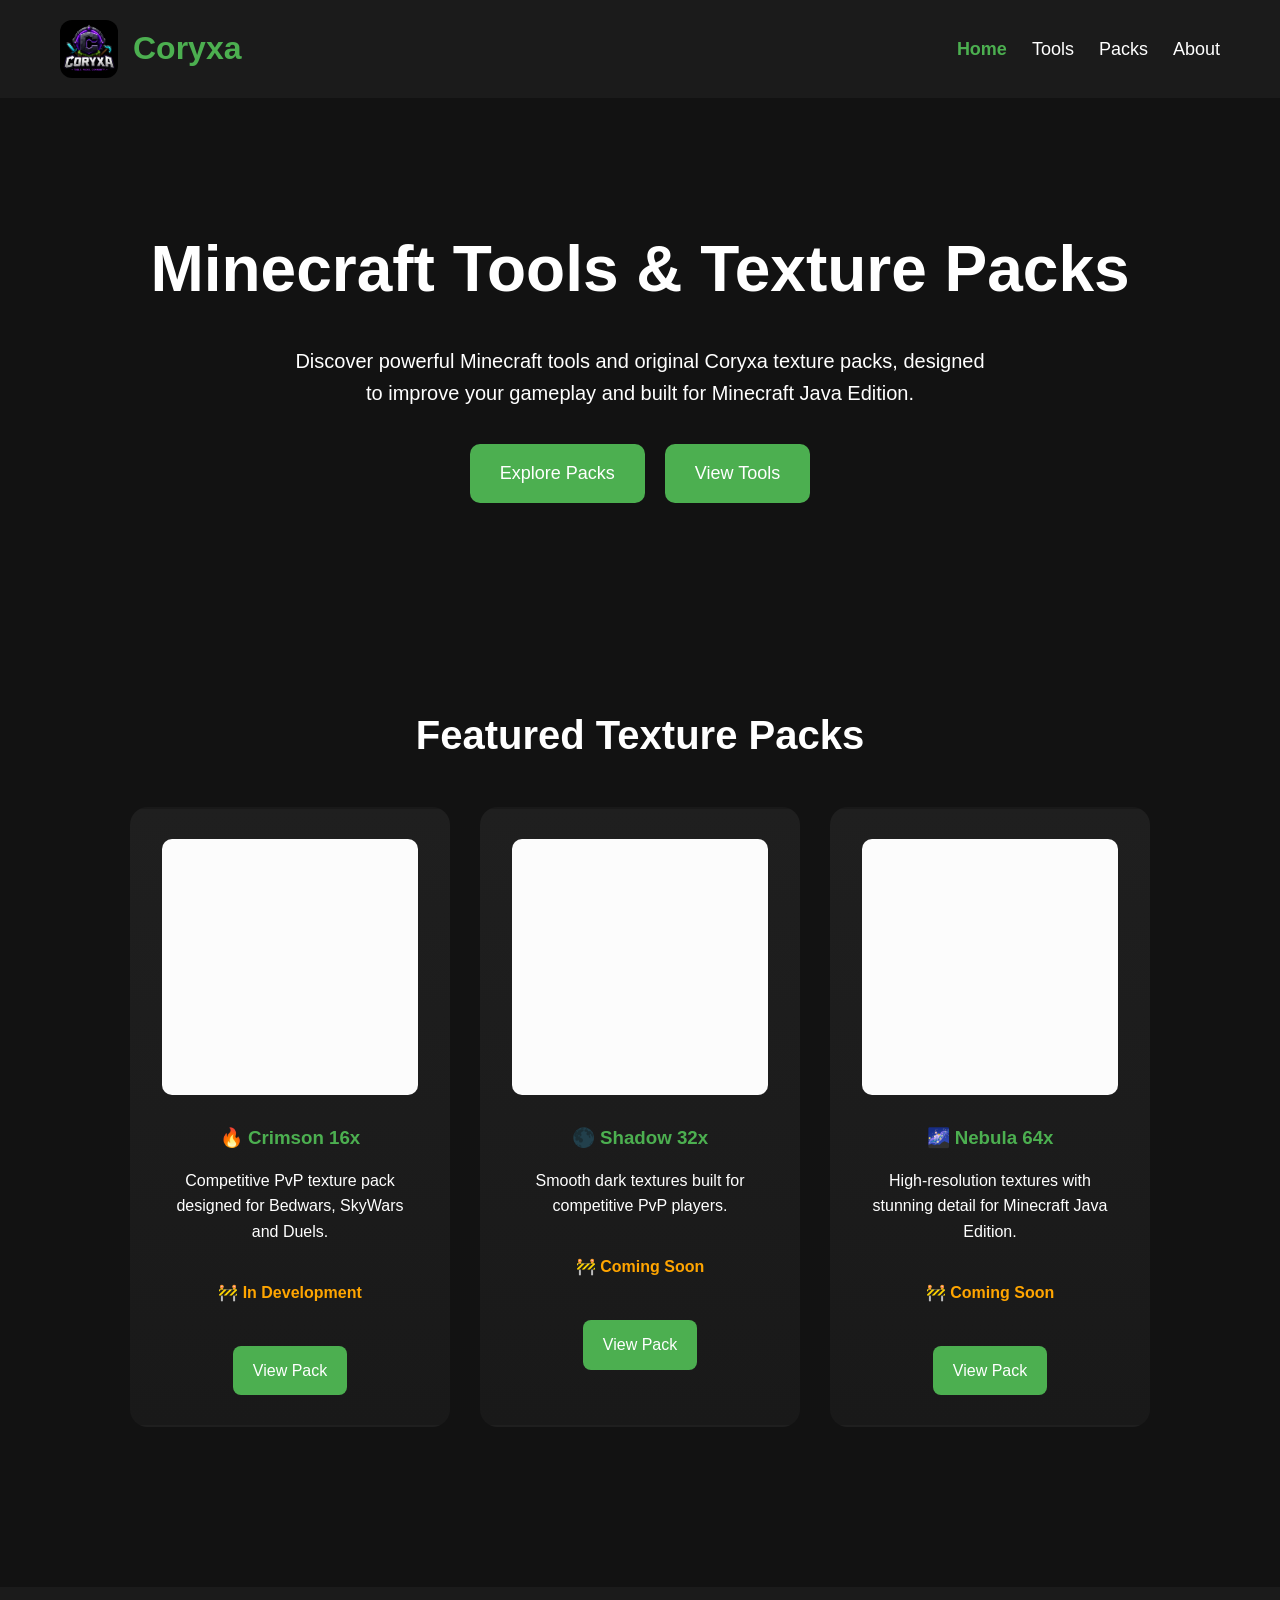
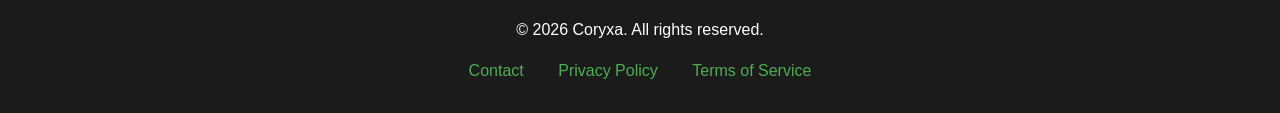
<file: index.html>
<!DOCTYPE html>
<html lang="en">
<head>
    <meta charset="UTF-8">
    <meta name="viewport" content="width=device-width, initial-scale=1.0">
    <title>Coryxa | Home</title>
    <link rel="stylesheet" href="styles.css">
    <meta name="google-site-verification" content="jMXcFUBAD9o84_PHEynnvhBZYhaXmSfuKEZQf_bZEVo" />
</head>
<body>

    <nav class="navbar">

        <div class="logo">

            <img src="images/coryxa-logo.png" alt="Coryxa Logo">

            <h1>Coryxa</h1>

        </div>

        <div class="nav-links">

            <a href="index.html" class="active">Home</a>
            <a href="pages/tools.html">Tools</a>
            <a href="pages/packs.html">Packs</a>
            <a href="pages/about.html">About</a>

        </div>

    </nav>

    <main>

        <section class="hero">

            <h2>Minecraft Tools & Texture Packs</h2>

            <p>
                Discover powerful Minecraft tools and original Coryxa texture packs,
                designed to improve your gameplay and built for Minecraft Java Edition.
            </p>

            <div class="buttons">

                <a href="pages/packs.html" class="hero-button">
                    Explore Packs
                </a>

                <a href="pages/tools.html" class="hero-button">
                    View Tools
                </a>

            </div>

        </section>

        <section class="featured">

            <h2>Featured Texture Packs</h2>

            <div class="card-container">

                <div class="card">

                    <img src="images/placeholder-pack.png" alt="Crimson 16x">

                    <h3>🔥 Crimson 16x</h3>

                    <p>
                        Competitive PvP texture pack designed for Bedwars,
                        SkyWars and Duels.
                    </p>

                    <span class="status coming">
                        🚧 In Development
                    </span>

                    <br><br>

                    <a href="pages/packs.html" class="tool-button">
                        View Pack
                    </a>

                </div>

                <div class="card">

                    <img src="images/placeholder-pack.png" alt="Shadow 32x">

                    <h3>🌑 Shadow 32x</h3>

                    <p>
                        Smooth dark textures built for competitive PvP players.
                    </p>

                    <span class="status coming">
                        🚧 Coming Soon
                    </span>

                    <br><br>

                    <a href="pages/packs.html" class="tool-button">
                        View Pack
                    </a>

                </div>

                <div class="card">

                    <img src="images/placeholder-pack.png" alt="Nebula 64x">

                    <h3>🌌 Nebula 64x</h3>

                    <p>
                        High-resolution textures with stunning detail
                        for Minecraft Java Edition.
                    </p>

                    <span class="status coming">
                        🚧 Coming Soon
                    </span>

                    <br><br>

                    <a href="pages/packs.html" class="tool-button">
                        View Pack
                    </a>

                </div>

            </div>

        </section>

    </main>

    <footer>

        <p>© 2026 Coryxa. All rights reserved.</p>

        <div class="footer-links">

            <a href="pages/contact.html">Contact</a>

            <a href="pages/privacy.html">Privacy Policy</a>

            <a href="pages/terms.html">Terms of Service</a>

        </div>

    </footer>

</body>
</html>
</file>
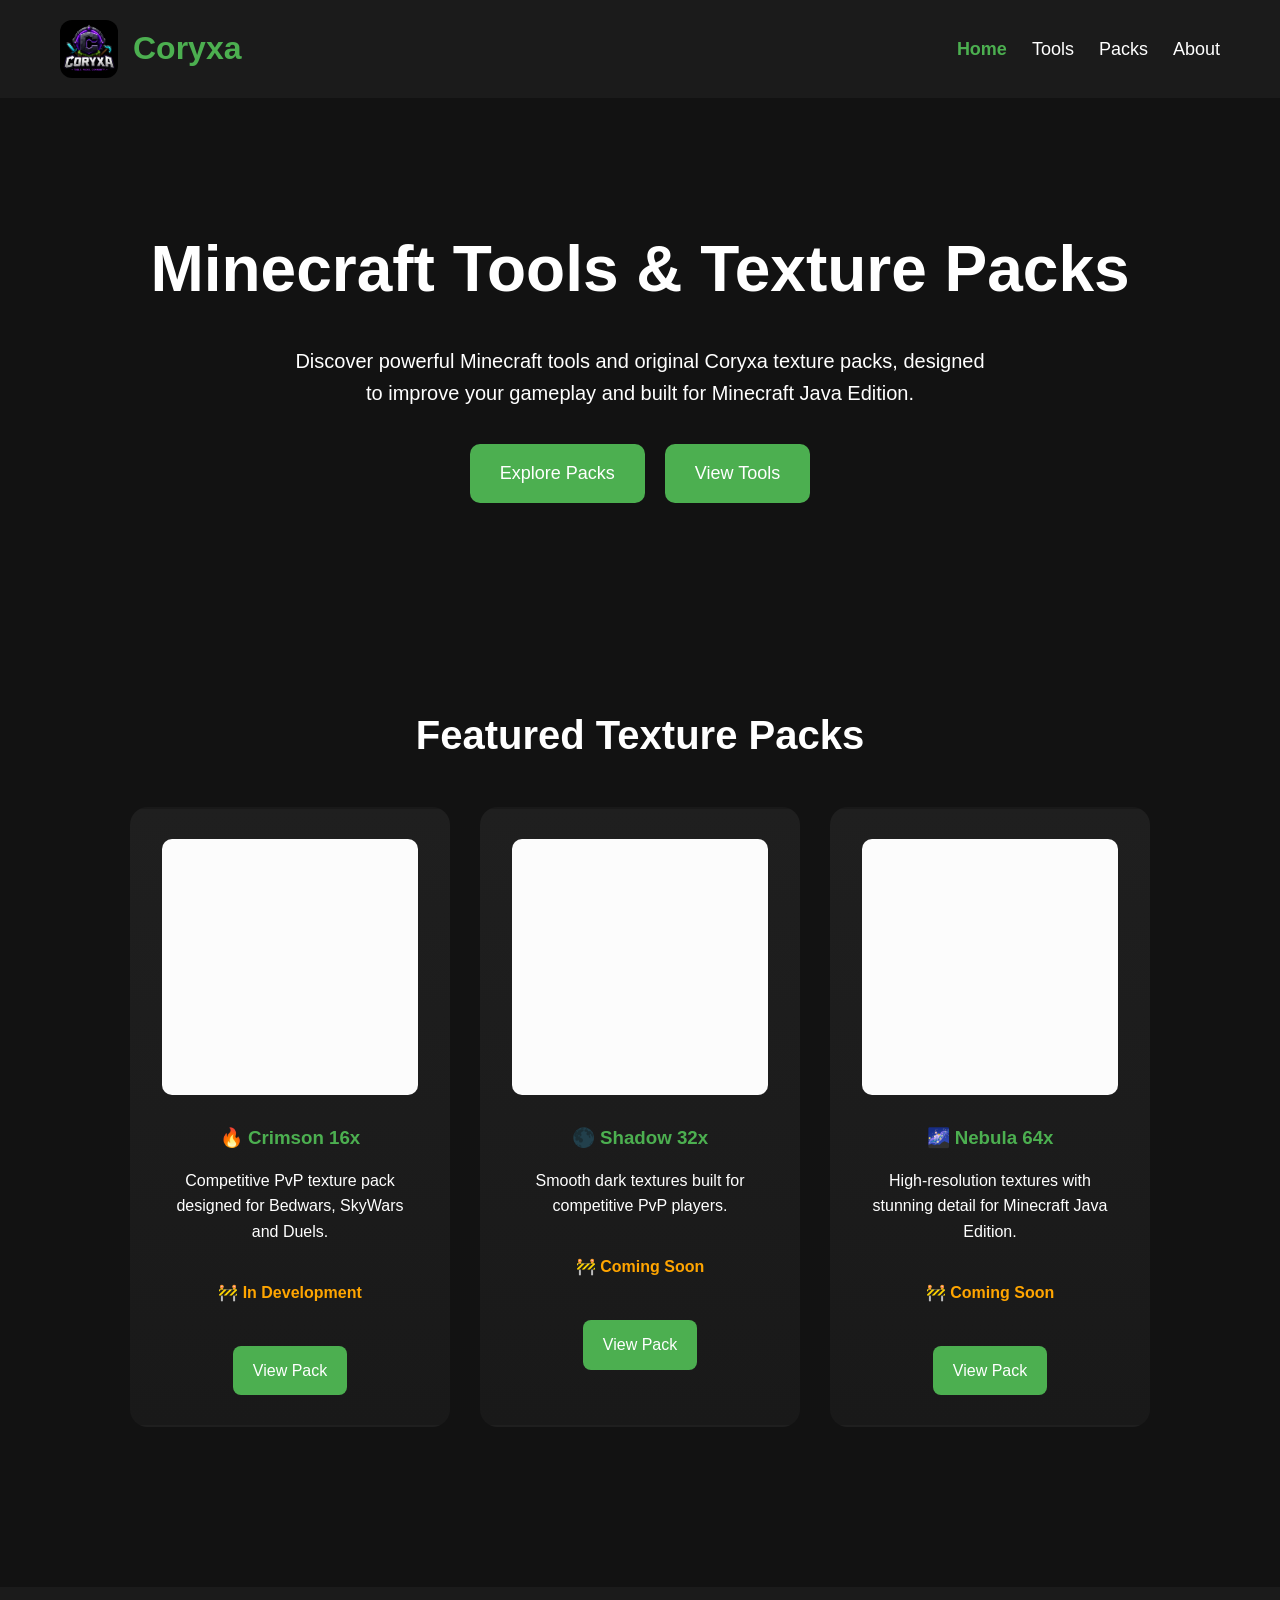
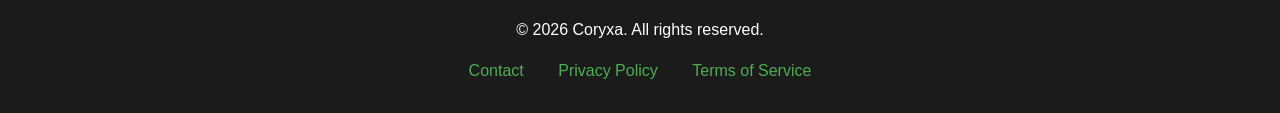
<file: Docs/index.html>
<!DOCTYPE html>
<html lang="en">
<head>
    <meta charset="UTF-8">
    <meta name="viewport" content="width=device-width, initial-scale=1.0">
    <title>Coryxa | Home</title>
    <link rel="stylesheet" href="styles.css">
</head>

<body>

    <nav class="navbar">

        <div class="logo">

            <img src="images/coryxa-logo.png" alt="Coryxa Logo">

            <h1>Coryxa</h1>

        </div>

        <div class="nav-links">

            <a href="index.html" class="active">Home</a>
            <a href="pages/tools.html">Tools</a>
            <a href="pages/packs.html">Packs</a>
            <a href="pages/about.html">About</a>

        </div>

    </nav>

    <main>

        <section class="hero">

            <h2>Minecraft Tools & Texture Packs</h2>

            <p>
                Discover powerful Minecraft tools and original Coryxa texture packs,
                designed to improve your gameplay and built for Minecraft Java Edition.
            </p>

            <div class="buttons">

                <a href="pages/packs.html" class="hero-button">
                    Explore Packs
                </a>

                <a href="pages/tools.html" class="hero-button">
                    View Tools
                </a>

            </div>

        </section>

        <section class="featured">

            <h2>Featured Texture Packs</h2>

            <div class="card-container">

                <div class="card">

                    <img src="images/placeholder-pack.png" alt="Crimson 16x">

                    <h3>🔥 Crimson 16x</h3>

                    <p>
                        Competitive PvP texture pack designed for Bedwars,
                        SkyWars and Duels.
                    </p>

                    <span class="status coming">
                        🚧 In Development
                    </span>

                    <br><br>

                    <a href="pages/packs.html" class="tool-button">
                        View Pack
                    </a>

                </div>

                <div class="card">

                    <img src="images/placeholder-pack.png" alt="Shadow 32x">

                    <h3>🌑 Shadow 32x</h3>

                    <p>
                        Smooth dark textures built for competitive PvP players.
                    </p>

                    <span class="status coming">
                        🚧 Coming Soon
                    </span>

                    <br><br>

                    <a href="pages/packs.html" class="tool-button">
                        View Pack
                    </a>

                </div>

                <div class="card">

                    <img src="images/placeholder-pack.png" alt="Nebula 64x">

                    <h3>🌌 Nebula 64x</h3>

                    <p>
                        High-resolution textures with stunning detail
                        for Minecraft Java Edition.
                    </p>

                    <span class="status coming">
                        🚧 Coming Soon
                    </span>

                    <br><br>

                    <a href="pages/packs.html" class="tool-button">
                        View Pack
                    </a>

                </div>

            </div>

        </section>

    </main>

    <footer>

        <p>© 2026 Coryxa. All rights reserved.</p>

        <div class="footer-links">

            <a href="pages/contact.html">Contact</a>

            <a href="pages/privacy.html">Privacy Policy</a>

            <a href="pages/terms.html">Terms of Service</a>

        </div>

    </footer>

</body>
</html>
</file>
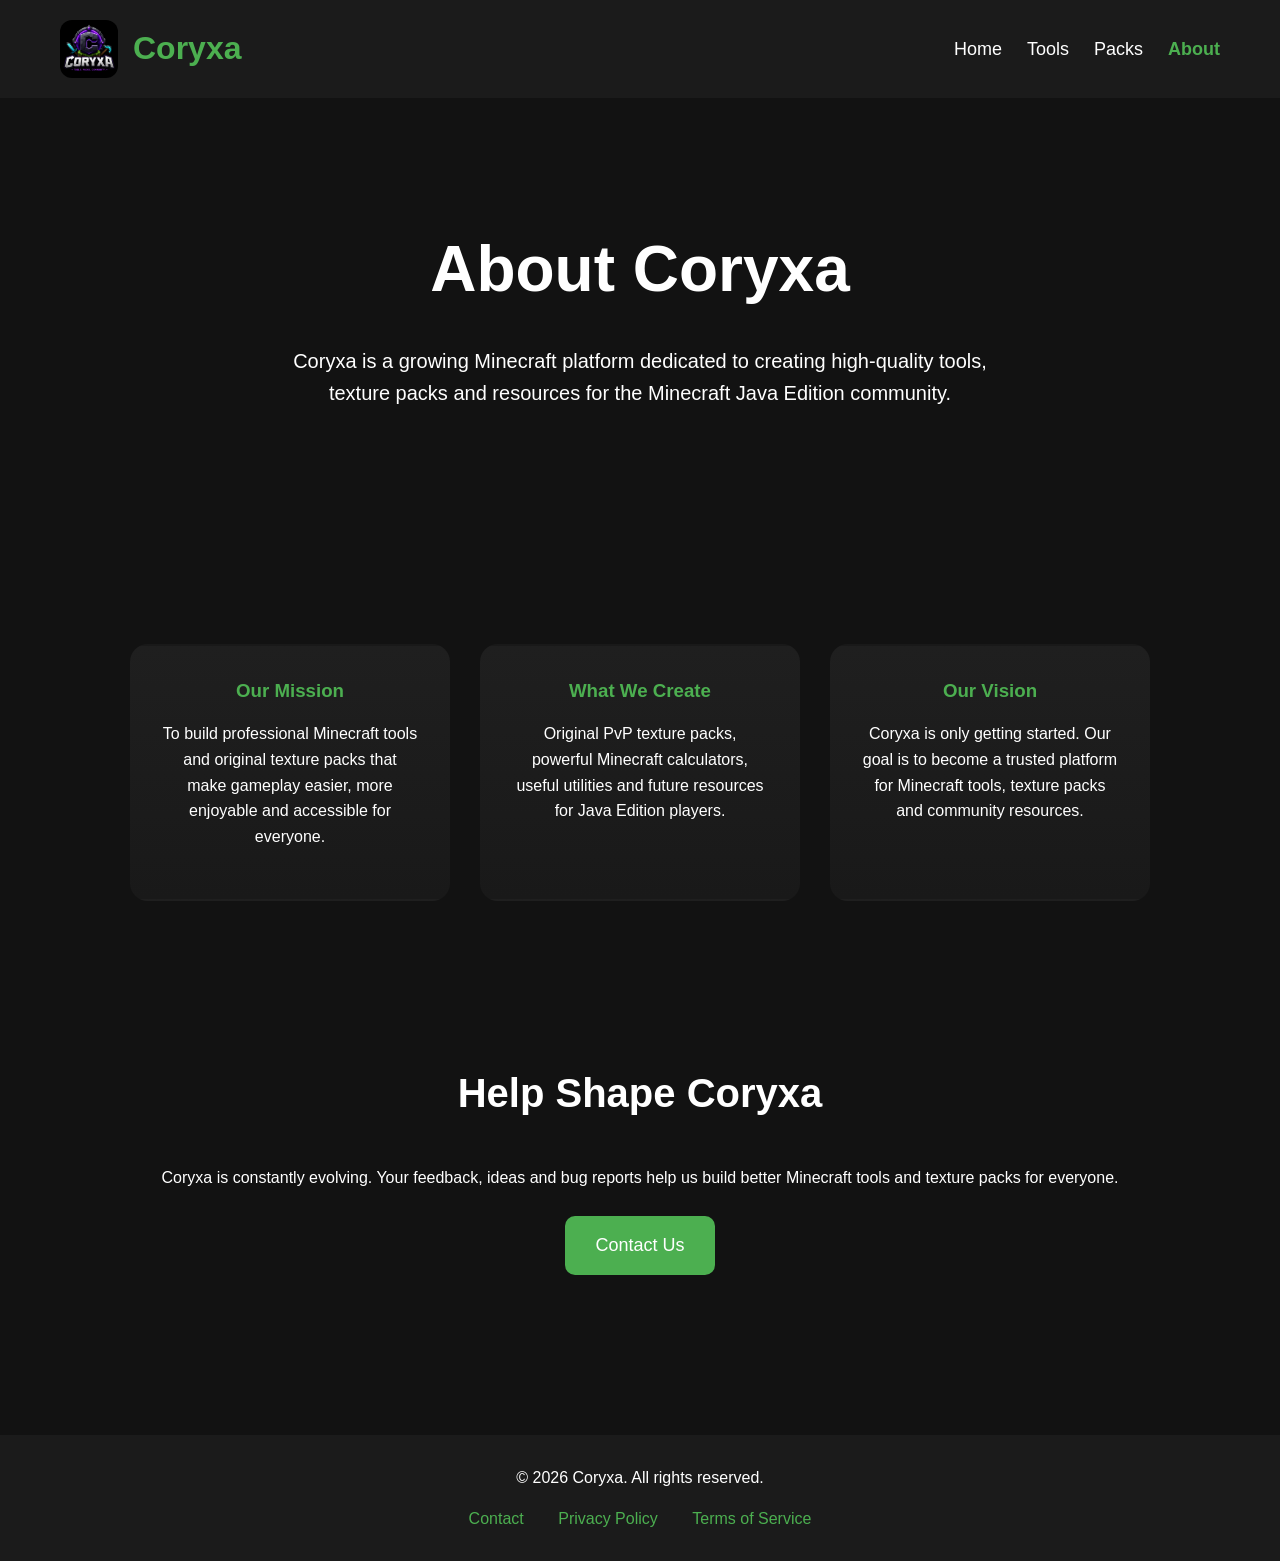
<file: pages/about.html>
<!DOCTYPE html>
<html lang="en">

<head>

    <meta charset="UTF-8">
    <meta name="viewport" content="width=device-width, initial-scale=1.0">

    <title>Coryxa | About</title>

    <link rel="stylesheet" href="../styles.css">

</head>

<body>

    <nav class="navbar">

        <div class="logo">

            <img src="../images/coryxa-logo.png" alt="Coryxa Logo">

            <h1>Coryxa</h1>

        </div>

        <div class="nav-links">

            <a href="../index.html">Home</a>
            <a href="tools.html">Tools</a>
            <a href="packs.html">Packs</a>
            <a href="about.html" class="active">About</a>

        </div>

    </nav>

    <main>

        <section class="hero">

            <h2>About Coryxa</h2>

            <p>
                Coryxa is a growing Minecraft platform dedicated to creating
                high-quality tools, texture packs and resources for the
                Minecraft Java Edition community.
            </p>

        </section>

        <section class="featured">

            <div class="card-container">

                <div class="card">

                    <h3>Our Mission</h3>

                    <p>
                        To build professional Minecraft tools and original
                        texture packs that make gameplay easier, more enjoyable
                        and accessible for everyone.
                    </p>

                </div>

                <div class="card">

                    <h3>What We Create</h3>

                    <p>
                        Original PvP texture packs, powerful Minecraft
                        calculators, useful utilities and future resources for
                        Java Edition players.
                    </p>

                </div>

                <div class="card">

                    <h3>Our Vision</h3>

                    <p>
                        Coryxa is only getting started. Our goal is to become a
                        trusted platform for Minecraft tools, texture packs and
                        community resources.
                    </p>

                </div>

            </div>

        </section>

        <section class="featured">

            <h2>Help Shape Coryxa</h2>

            <p>
                Coryxa is constantly evolving. Your feedback, ideas and bug
                reports help us build better Minecraft tools and texture packs
                for everyone.
            </p>

            <br>

            <a href="contact.html" class="hero-button">
                Contact Us
            </a>

        </section>

    </main>

    <footer>

        <p>© 2026 Coryxa. All rights reserved.</p>

        <div class="footer-links">

            <a href="contact.html">Contact</a>
            <a href="privacy.html">Privacy Policy</a>
            <a href="terms.html">Terms of Service</a>

        </div>

    </footer>

</body>

</html>
</file>
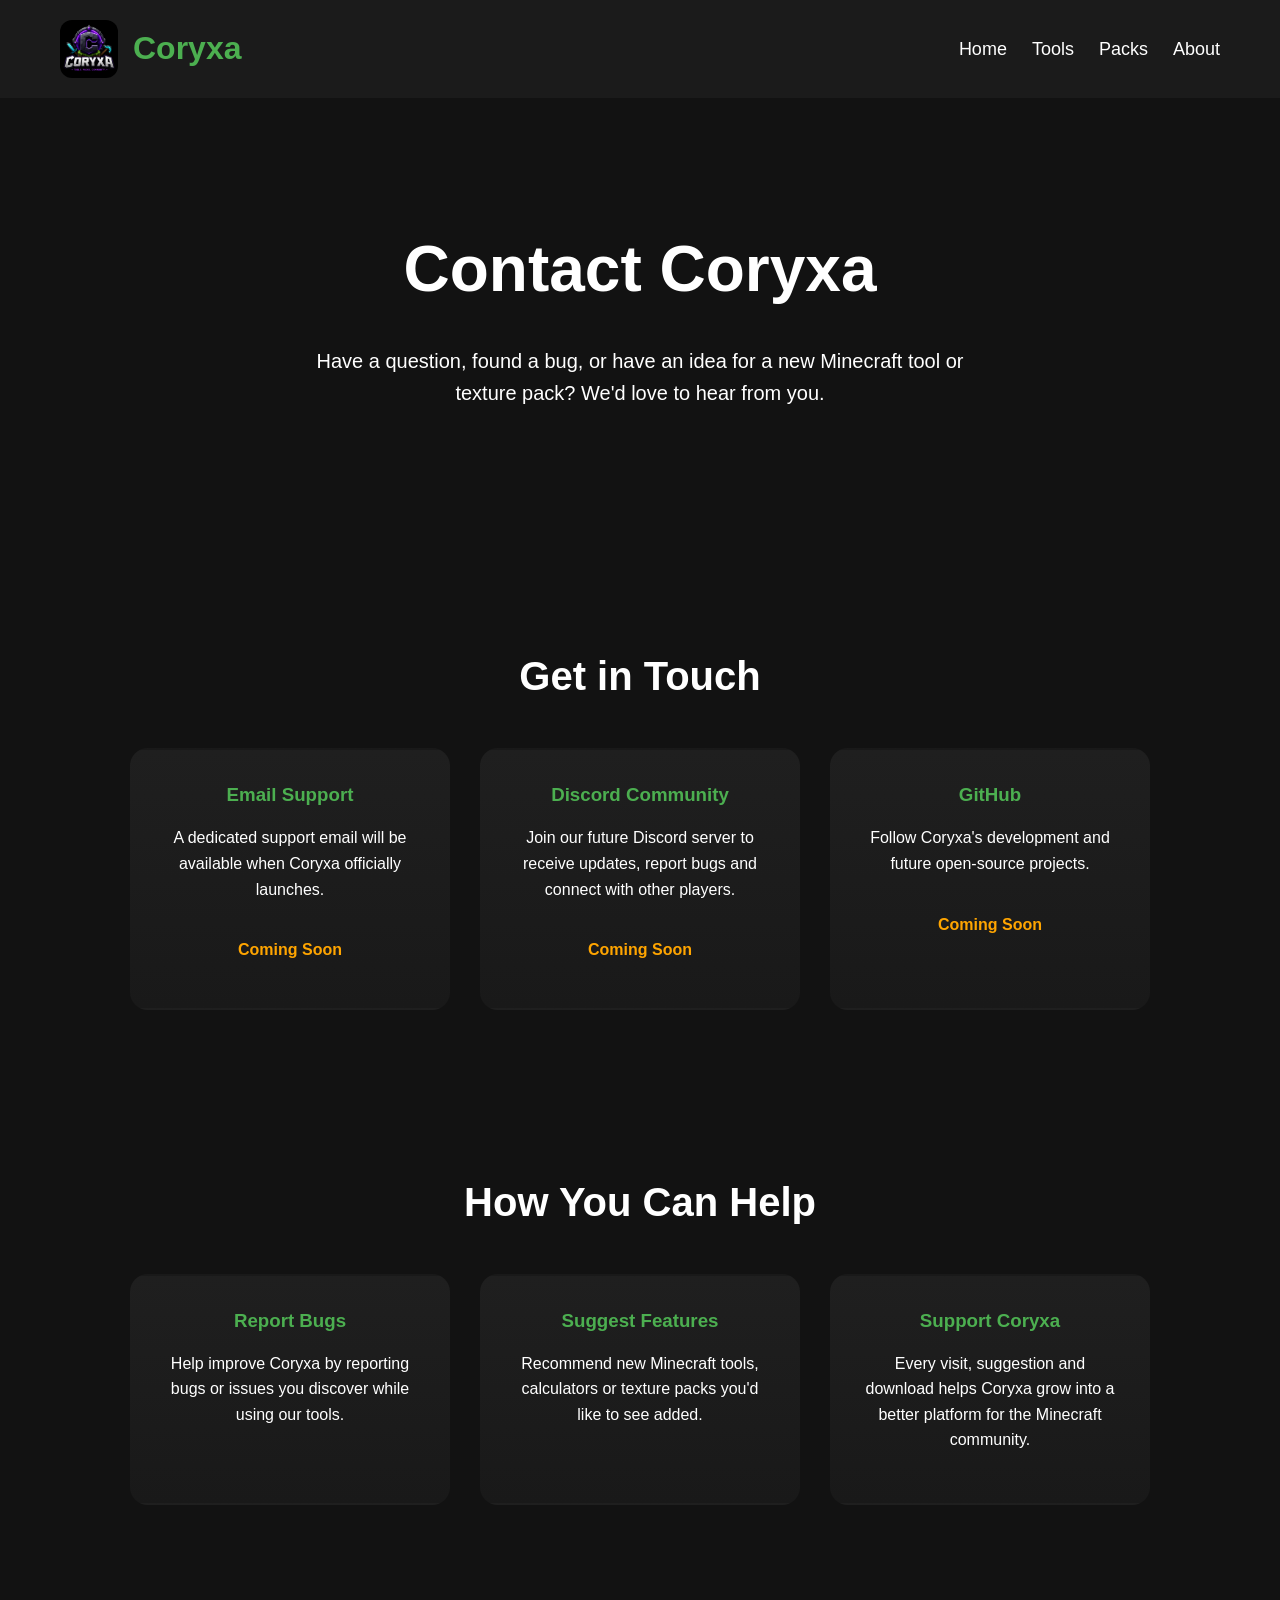
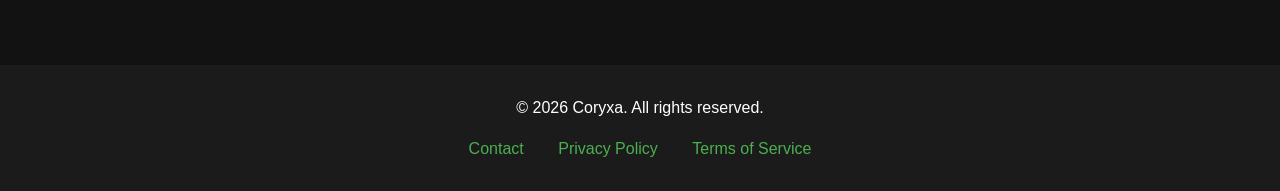
<file: pages/contact.html>
<!DOCTYPE html>
<html lang="en">

<head>

    <meta charset="UTF-8">
    <meta name="viewport" content="width=device-width, initial-scale=1.0">

    <title>Coryxa | Contact</title>

    <link rel="stylesheet" href="../styles.css">

</head>

<body>

    <nav class="navbar">

        <div class="logo">

            <img src="../images/coryxa-logo.png" alt="Coryxa Logo">

            <h1>Coryxa</h1>

        </div>

        <div class="nav-links">

            <a href="../index.html">Home</a>
            <a href="tools.html">Tools</a>
            <a href="packs.html">Packs</a>
            <a href="about.html">About</a>

        </div>

    </nav>

    <main>

        <section class="hero">

            <h2>Contact Coryxa</h2>

            <p>
                Have a question, found a bug, or have an idea for a new
                Minecraft tool or texture pack? We'd love to hear from you.
            </p>

        </section>

        <section class="featured">

            <h2>Get in Touch</h2>

            <div class="card-container">

                <div class="card">

                    <h3>Email Support</h3>

                    <p>
                        A dedicated support email will be available when
                        Coryxa officially launches.
                    </p>

                    <span class="status coming">
                        Coming Soon
                    </span>

                </div>

                <div class="card">

                    <h3>Discord Community</h3>

                    <p>
                        Join our future Discord server to receive updates,
                        report bugs and connect with other players.
                    </p>

                    <span class="status coming">
                        Coming Soon
                    </span>

                </div>

                <div class="card">

                    <h3>GitHub</h3>

                    <p>
                        Follow Coryxa's development and future open-source
                        projects.
                    </p>

                    <span class="status coming">
                        Coming Soon
                    </span>

                </div>

            </div>

        </section>

        <section class="featured">

            <h2>How You Can Help</h2>

            <div class="card-container">

                <div class="card">

                    <h3>Report Bugs</h3>

                    <p>
                        Help improve Coryxa by reporting bugs or issues you
                        discover while using our tools.
                    </p>

                </div>

                <div class="card">

                    <h3>Suggest Features</h3>

                    <p>
                        Recommend new Minecraft tools, calculators or texture
                        packs you'd like to see added.
                    </p>

                </div>

                <div class="card">

                    <h3>Support Coryxa</h3>

                    <p>
                        Every visit, suggestion and download helps Coryxa grow
                        into a better platform for the Minecraft community.
                    </p>

                </div>

            </div>

        </section>

    </main>

    <footer>

        <p>© 2026 Coryxa. All rights reserved.</p>

        <div class="footer-links">

            <a href="contact.html">Contact</a>
            <a href="privacy.html">Privacy Policy</a>
            <a href="terms.html">Terms of Service</a>

        </div>

    </footer>

</body>

</html>
</file>
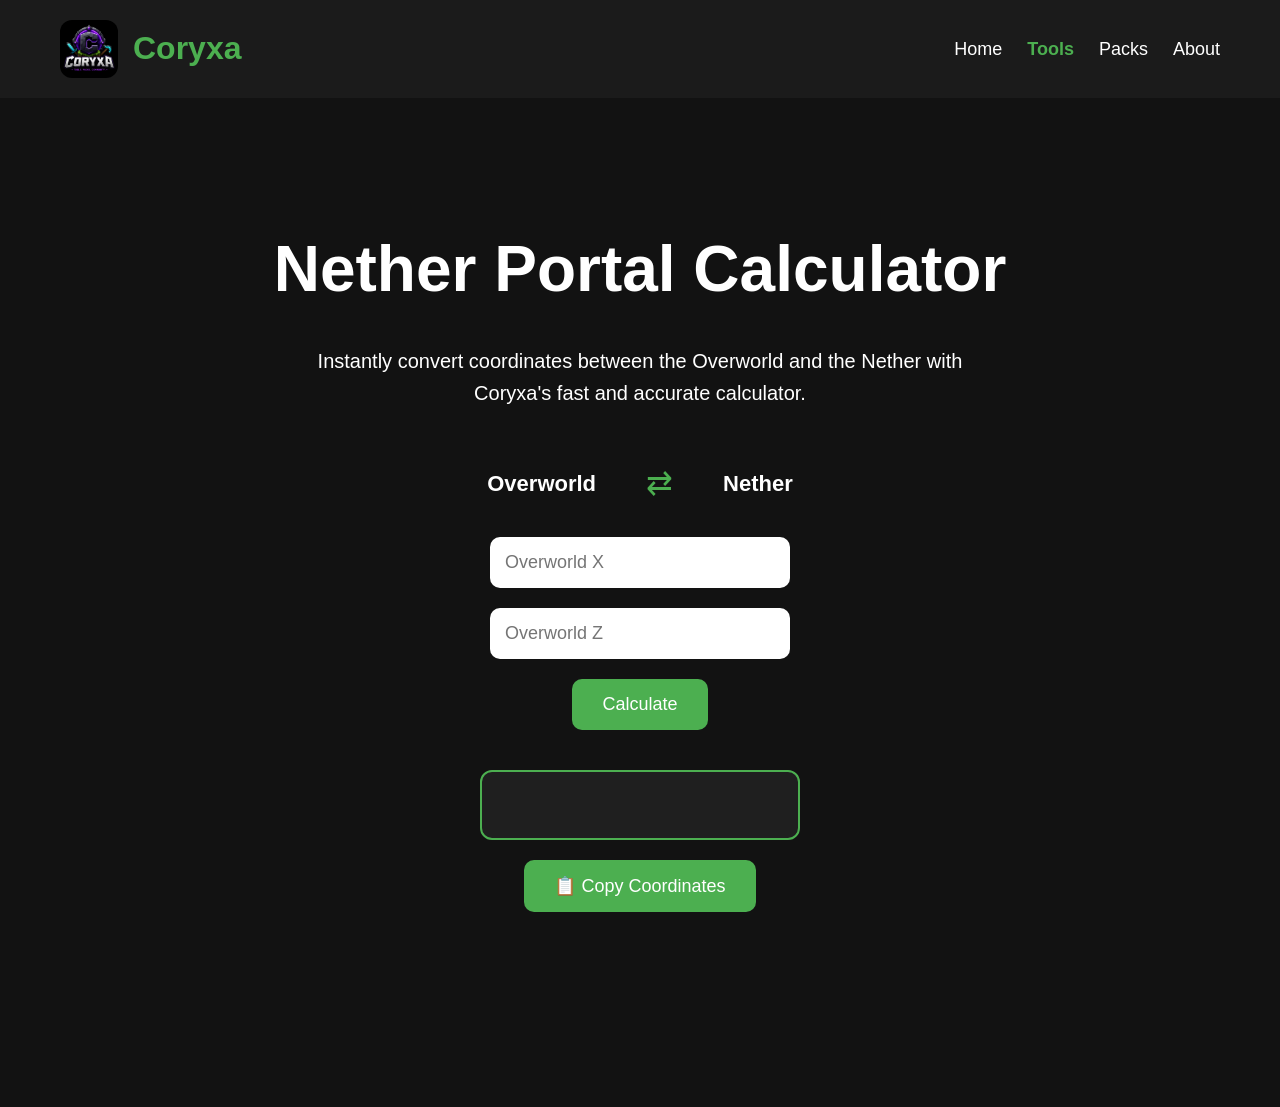
<file: pages/nether.html>
<!DOCTYPE html>
<html lang="en">

<head>

    <meta charset="UTF-8">
    <meta name="viewport" content="width=device-width, initial-scale=1.0">

    <title>Coryxa | Nether Portal Calculator</title>

    <link rel="stylesheet" href="../styles.css">

</head>

<body>

    <nav class="navbar">

        <div class="logo">

            <img src="../images/coryxa-logo.png" alt="Coryxa Logo">

            <h1>Coryxa</h1>

        </div>

        <div class="nav-links">

            <a href="../index.html">Home</a>
            <a href="tools.html" class="active">Tools</a>
            <a href="packs.html">Packs</a>
            <a href="about.html">About</a>

        </div>

    </nav>

    <main>

        <section class="hero">

            <h2>Nether Portal Calculator</h2>

            <p>
                Instantly convert coordinates between the Overworld and the
                Nether with Coryxa's fast and accurate calculator.
            </p>

            <div class="calculator">

                <div class="converter-header">

                    <span id="fromLabel">Overworld</span>

                    <button id="swapButton" onclick="swapDirection()">
                        ⇄
                    </button>

                    <span id="toLabel">Nether</span>

                </div>

                <input
                    type="number"
                    id="x"
                    placeholder="Overworld X"
                    onkeydown="handleEnter(event)">

                <input
                    type="number"
                    id="z"
                    placeholder="Overworld Z"
                    onkeydown="handleEnter(event)">

                <button onclick="calculateNether()">
                    Calculate
                </button>

                <h3 id="result"></h3>

                <button id="copyButton" onclick="copyResult()">
                    📋 Copy Coordinates
                </button>

                <p id="copyMessage"></p>

            </div>

        </section>

    </main>

    <script src="../js/nether.js"></script>

</body>

</html>
</file>
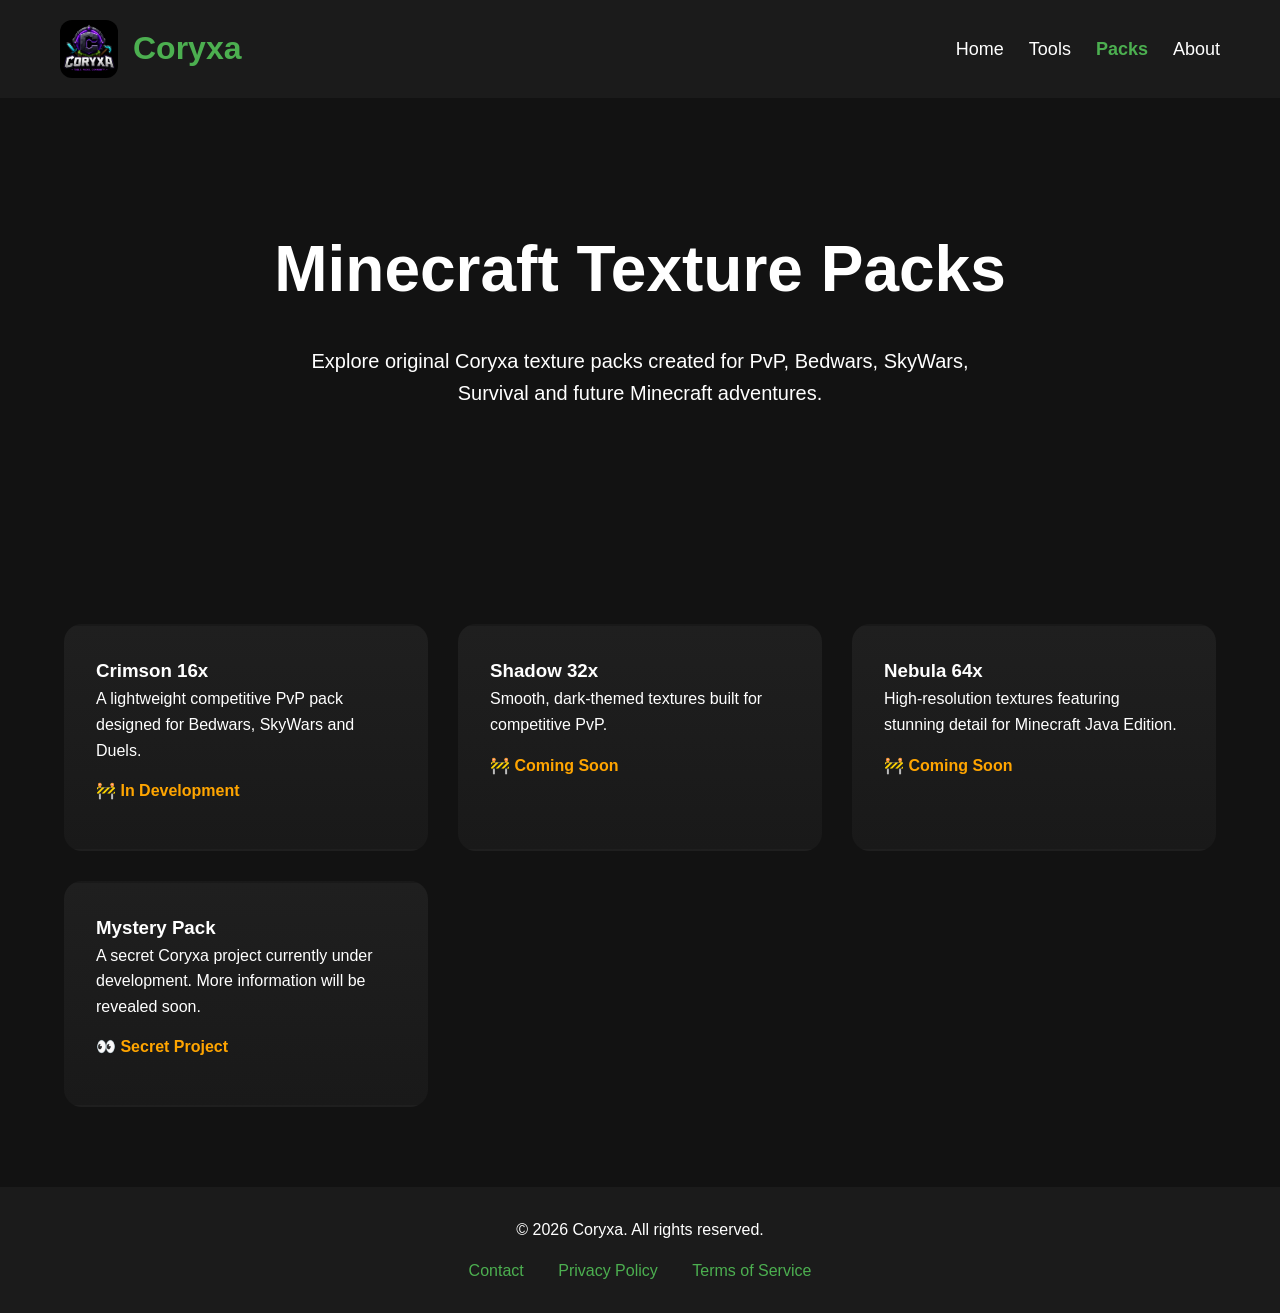
<file: pages/packs.html>
<!DOCTYPE html>
<html lang="en">

<head>

    <meta charset="UTF-8">
    <meta name="viewport" content="width=device-width, initial-scale=1.0">

    <title>Coryxa | Texture Packs</title>

    <link rel="stylesheet" href="../styles.css">

</head>

<body>

    <nav class="navbar">

        <div class="logo">

            <img src="../images/coryxa-logo.png" alt="Coryxa Logo">

            <h1>Coryxa</h1>

        </div>

        <div class="nav-links">

            <a href="../index.html">Home</a>
            <a href="tools.html">Tools</a>
            <a href="packs.html" class="active">Packs</a>
            <a href="about.html">About</a>

        </div>

    </nav>

    <main>

        <section class="hero">

            <h2>Minecraft Texture Packs</h2>

            <p>
                Explore original Coryxa texture packs created for PvP,
                Bedwars, SkyWars, Survival and future Minecraft adventures.
            </p>

        </section>

        <section class="tools-grid">

            <div class="tool-card">

                <h3>Crimson 16x</h3>

                <p>
                    A lightweight competitive PvP pack designed for
                    Bedwars, SkyWars and Duels.
                </p>

                <span class="status coming">
                    🚧 In Development
                </span>

            </div>

            <div class="tool-card">

                <h3>Shadow 32x</h3>

                <p>
                    Smooth, dark-themed textures built for competitive PvP.
                </p>

                <span class="status coming">
                    🚧 Coming Soon
                </span>

            </div>

            <div class="tool-card">

                <h3>Nebula 64x</h3>

                <p>
                    High-resolution textures featuring stunning detail for
                    Minecraft Java Edition.
                </p>

                <span class="status coming">
                    🚧 Coming Soon
                </span>

            </div>

            <div class="tool-card">

                <h3>Mystery Pack</h3>

                <p>
                    A secret Coryxa project currently under development.
                    More information will be revealed soon.
                </p>

                <span class="status coming">
                    👀 Secret Project
                </span>

            </div>

        </section>

    </main>

    <footer>

        <p>© 2026 Coryxa. All rights reserved.</p>

        <div class="footer-links">

            <a href="contact.html">Contact</a>
            <a href="privacy.html">Privacy Policy</a>
            <a href="terms.html">Terms of Service</a>

        </div>

    </footer>

</body>

</html>
</file>
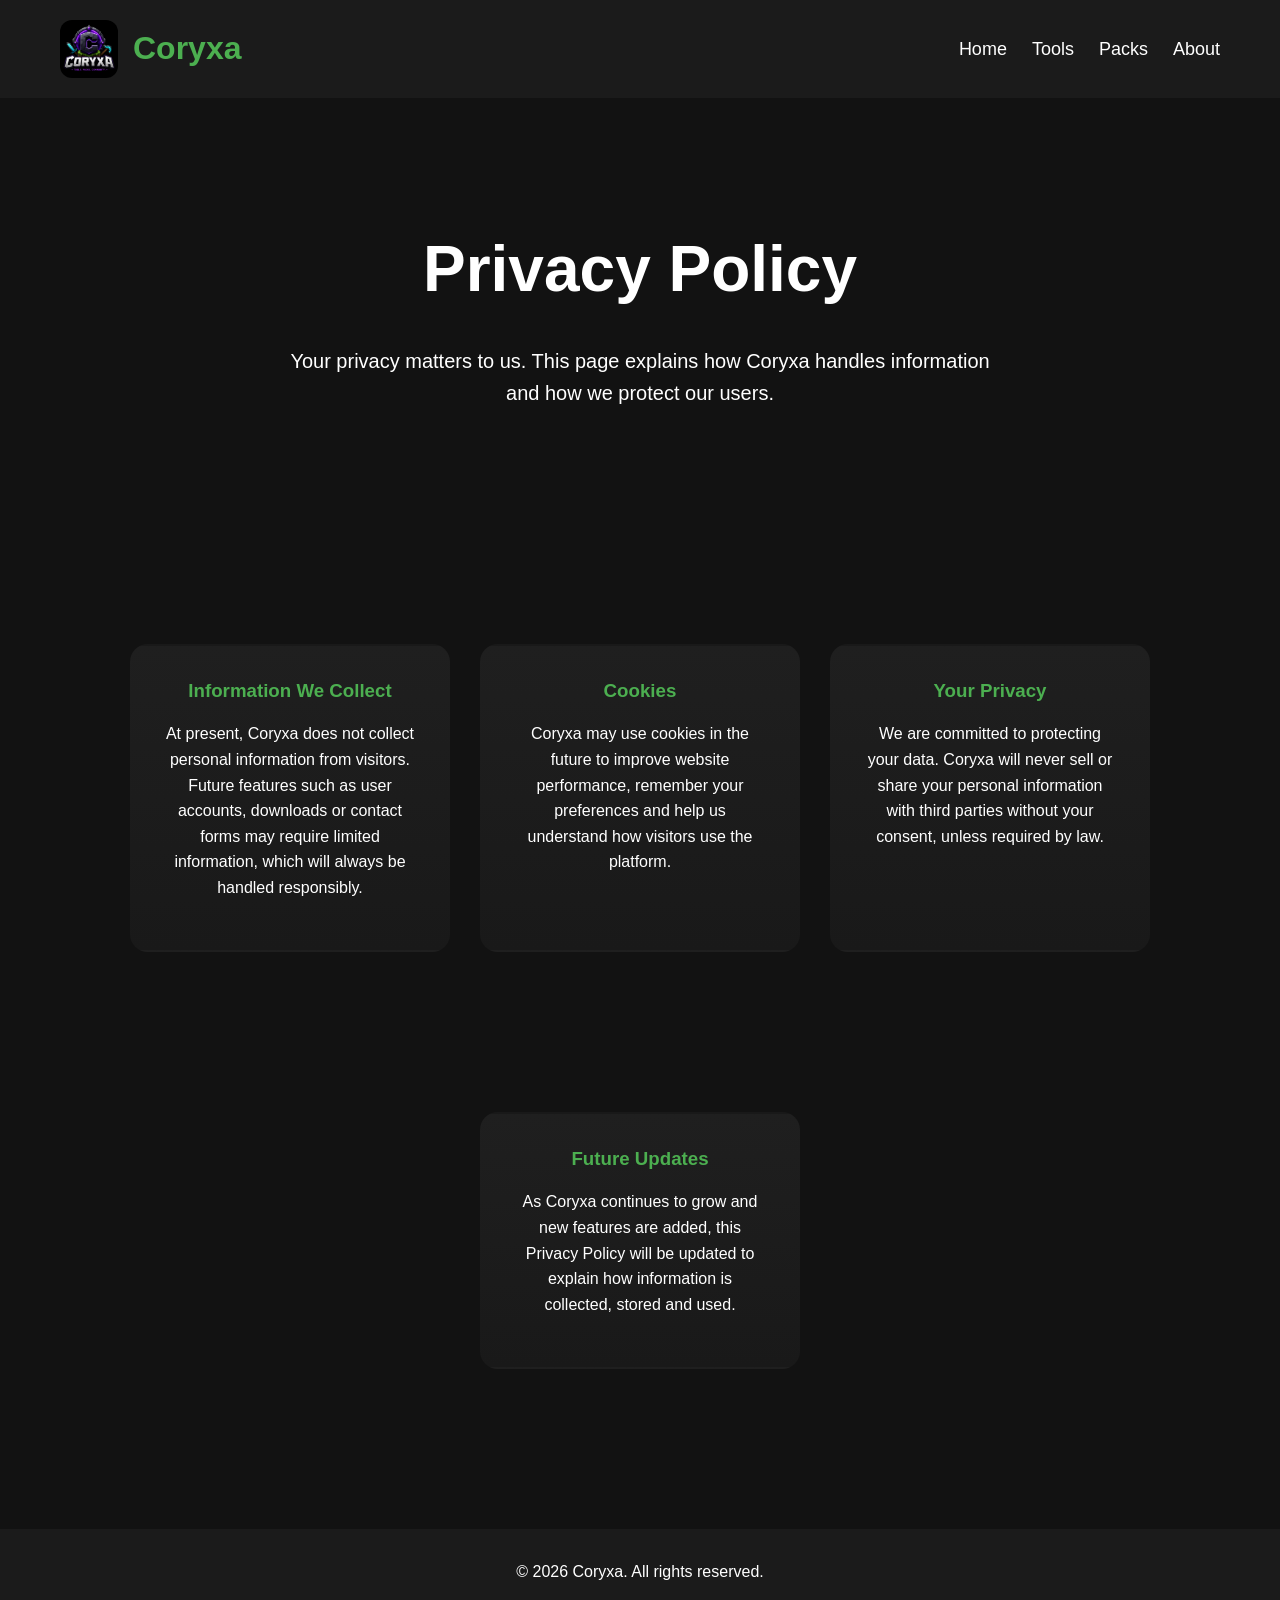
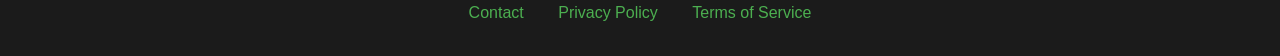
<file: pages/privacy.html>
<!DOCTYPE html>
<html lang="en">

<head>

    <meta charset="UTF-8">
    <meta name="viewport" content="width=device-width, initial-scale=1.0">

    <title>Coryxa | Privacy Policy</title>

    <link rel="stylesheet" href="../styles.css">

</head>

<body>

    <nav class="navbar">

        <div class="logo">

            <img src="../images/coryxa-logo.png" alt="Coryxa Logo">

            <h1>Coryxa</h1>

        </div>

        <div class="nav-links">

            <a href="../index.html">Home</a>
            <a href="tools.html">Tools</a>
            <a href="packs.html">Packs</a>
            <a href="about.html">About</a>

        </div>

    </nav>

    <main>

        <section class="hero">

            <h2>Privacy Policy</h2>

            <p>
                Your privacy matters to us. This page explains how Coryxa
                handles information and how we protect our users.
            </p>

        </section>

        <section class="featured">

            <div class="card-container">

                <div class="card">

                    <h3>Information We Collect</h3>

                    <p>
                        At present, Coryxa does not collect personal information
                        from visitors. Future features such as user accounts,
                        downloads or contact forms may require limited
                        information, which will always be handled responsibly.
                    </p>

                </div>

                <div class="card">

                    <h3>Cookies</h3>

                    <p>
                        Coryxa may use cookies in the future to improve website
                        performance, remember your preferences and help us
                        understand how visitors use the platform.
                    </p>

                </div>

                <div class="card">

                    <h3>Your Privacy</h3>

                    <p>
                        We are committed to protecting your data. Coryxa will
                        never sell or share your personal information with third
                        parties without your consent, unless required by law.
                    </p>

                </div>

            </div>

        </section>

        <section class="featured">

            <div class="card-container">

                <div class="card">

                    <h3>Future Updates</h3>

                    <p>
                        As Coryxa continues to grow and new features are added,
                        this Privacy Policy will be updated to explain how
                        information is collected, stored and used.
                    </p>

                </div>

            </div>

        </section>

    </main>

    <footer>

        <p>© 2026 Coryxa. All rights reserved.</p>

        <div class="footer-links">

            <a href="contact.html">Contact</a>
            <a href="privacy.html">Privacy Policy</a>
            <a href="terms.html">Terms of Service</a>

        </div>

    </footer>

</body>

</html>
</file>
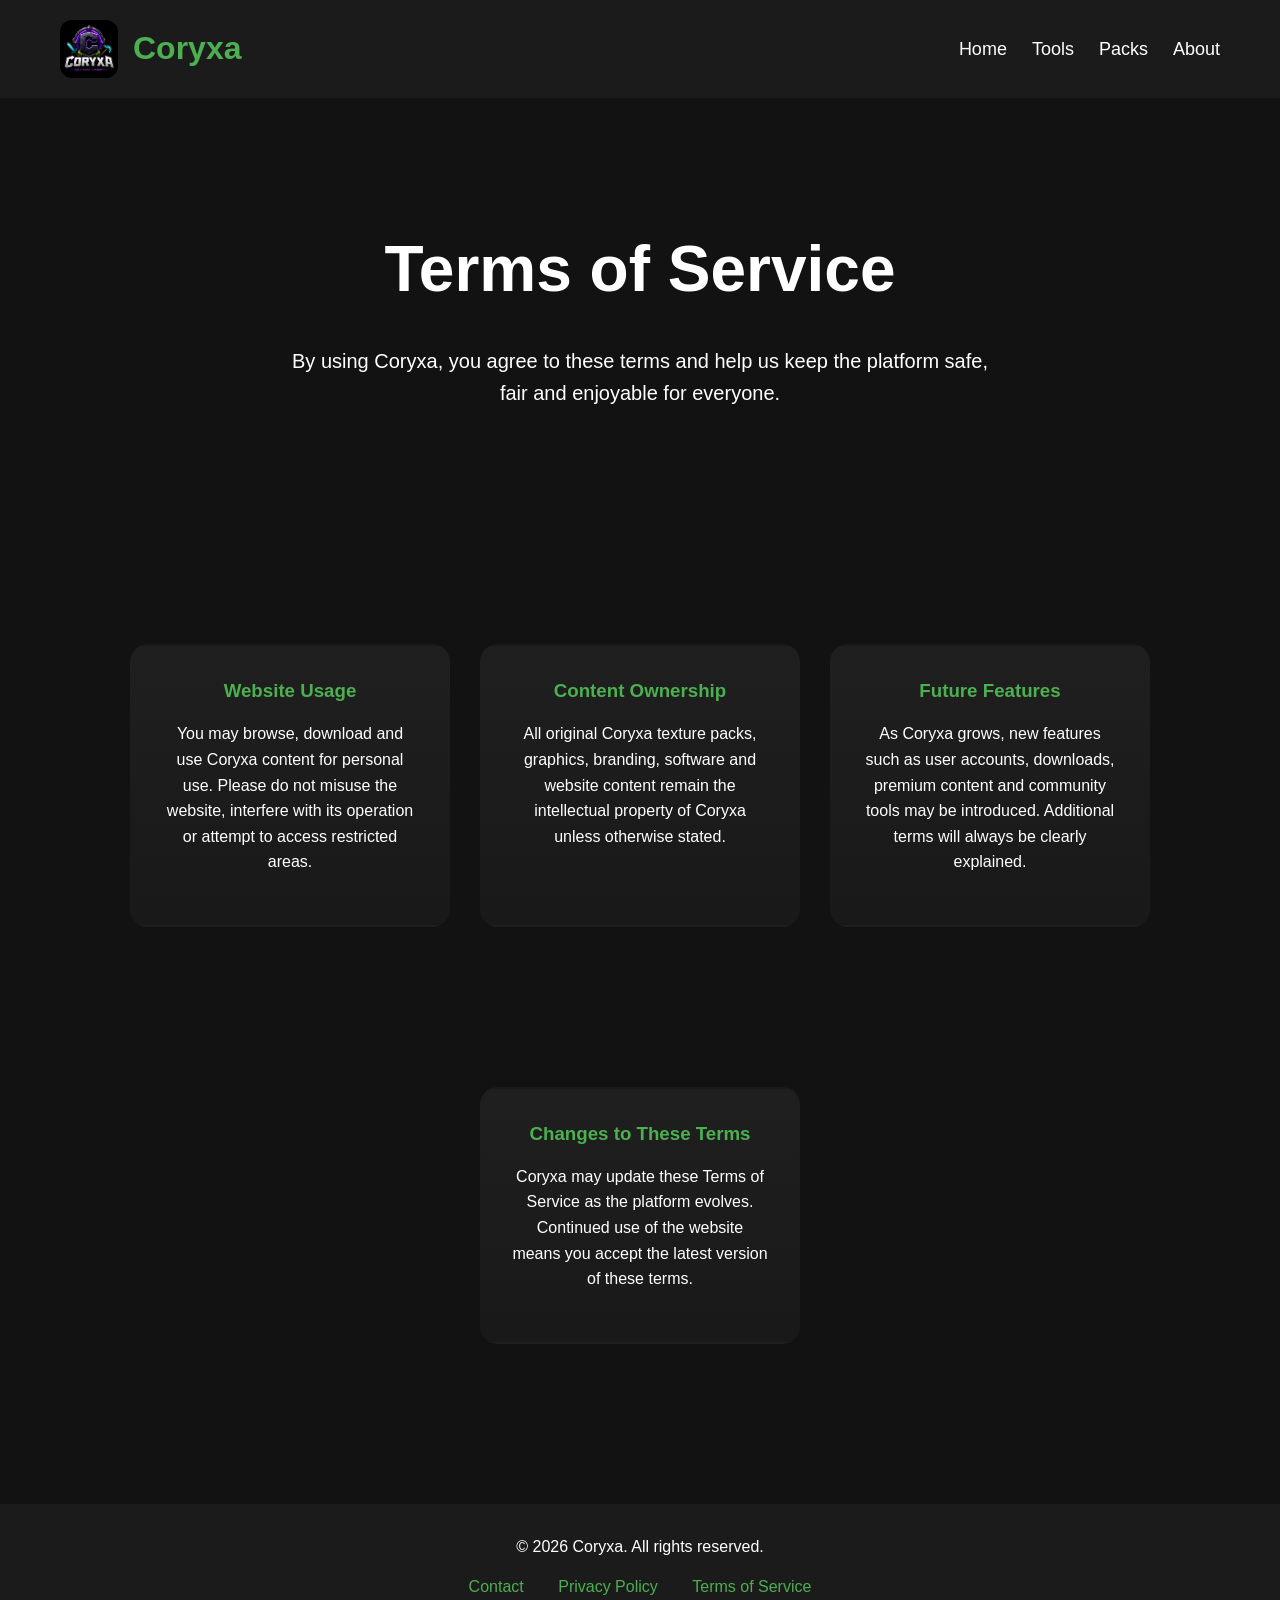
<file: pages/terms.html>
<!DOCTYPE html>
<html lang="en">

<head>

    <meta charset="UTF-8">
    <meta name="viewport" content="width=device-width, initial-scale=1.0">

    <title>Coryxa | Terms of Service</title>

    <link rel="stylesheet" href="../styles.css">

</head>

<body>

    <nav class="navbar">

        <div class="logo">

            <img src="../images/coryxa-logo.png" alt="Coryxa Logo">

            <h1>Coryxa</h1>

        </div>

        <div class="nav-links">

            <a href="../index.html">Home</a>
            <a href="tools.html">Tools</a>
            <a href="packs.html">Packs</a>
            <a href="about.html">About</a>

        </div>

    </nav>

    <main>

        <section class="hero">

            <h2>Terms of Service</h2>

            <p>
                By using Coryxa, you agree to these terms and help us keep the
                platform safe, fair and enjoyable for everyone.
            </p>

        </section>

        <section class="featured">

            <div class="card-container">

                <div class="card">

                    <h3>Website Usage</h3>

                    <p>
                        You may browse, download and use Coryxa content for
                        personal use. Please do not misuse the website,
                        interfere with its operation or attempt to access
                        restricted areas.
                    </p>

                </div>

                <div class="card">

                    <h3>Content Ownership</h3>

                    <p>
                        All original Coryxa texture packs, graphics, branding,
                        software and website content remain the intellectual
                        property of Coryxa unless otherwise stated.
                    </p>

                </div>

                <div class="card">

                    <h3>Future Features</h3>

                    <p>
                        As Coryxa grows, new features such as user accounts,
                        downloads, premium content and community tools may be
                        introduced. Additional terms will always be clearly
                        explained.
                    </p>

                </div>

            </div>

        </section>

        <section class="featured">

            <div class="card-container">

                <div class="card">

                    <h3>Changes to These Terms</h3>

                    <p>
                        Coryxa may update these Terms of Service as the platform
                        evolves. Continued use of the website means you accept
                        the latest version of these terms.
                    </p>

                </div>

            </div>

        </section>

    </main>

    <footer>

        <p>© 2026 Coryxa. All rights reserved.</p>

        <div class="footer-links">

            <a href="contact.html">Contact</a>
            <a href="privacy.html">Privacy Policy</a>
            <a href="terms.html">Terms of Service</a>

        </div>

    </footer>

</body>

</html>
</file>
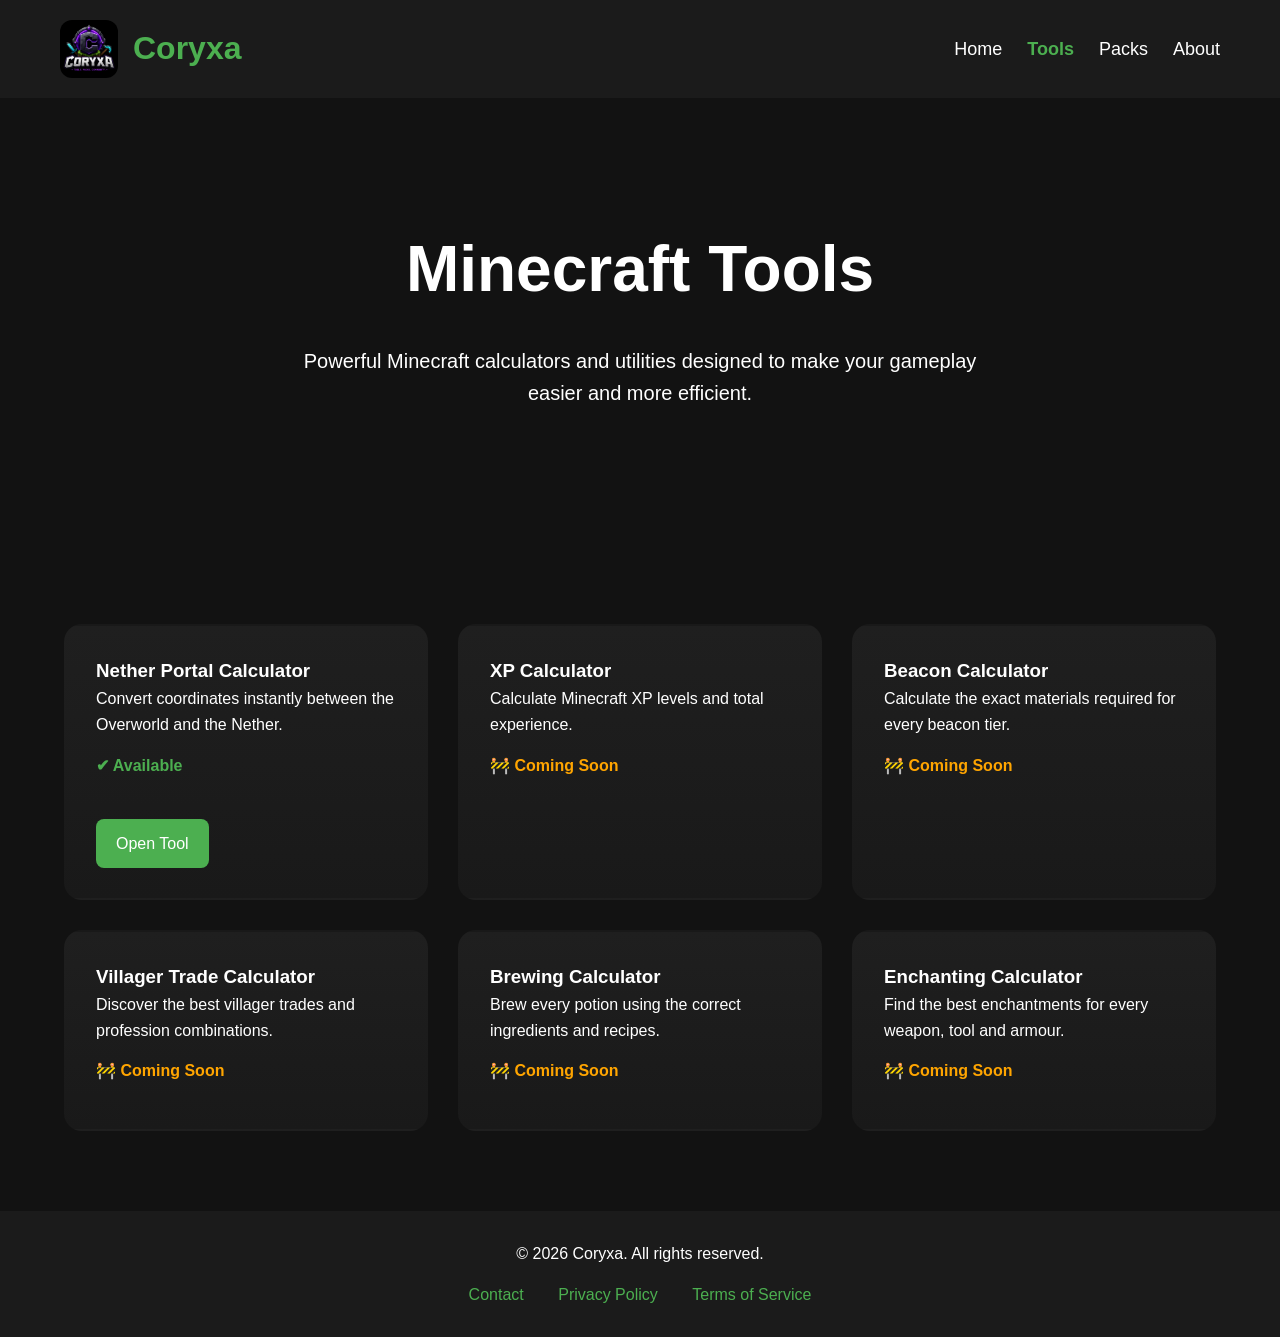
<file: pages/tools.html>
<!DOCTYPE html>
<html lang="en">

<head>

    <meta charset="UTF-8">
    <meta name="viewport" content="width=device-width, initial-scale=1.0">

    <title>Coryxa | Tools</title>

    <link rel="stylesheet" href="../styles.css">

</head>

<body>

    <nav class="navbar">

        <div class="logo">

            <img src="../images/coryxa-logo.png" alt="Coryxa Logo">

            <h1>Coryxa</h1>

        </div>

        <div class="nav-links">

            <a href="../index.html">Home</a>
            <a href="tools.html" class="active">Tools</a>
            <a href="packs.html">Packs</a>
            <a href="about.html">About</a>

        </div>

    </nav>

    <main>

        <section class="hero">

            <h2>Minecraft Tools</h2>

            <p>
                Powerful Minecraft calculators and utilities designed to make
                your gameplay easier and more efficient.
            </p>

        </section>

        <section class="tools-grid">

            <div class="tool-card">

                <h3>Nether Portal Calculator</h3>

                <p>
                    Convert coordinates instantly between the Overworld
                    and the Nether.
                </p>

                <span class="status available">
                    ✔ Available
                </span>

                <br><br>

                <a href="nether.html" class="tool-button">
                    Open Tool
                </a>

            </div>

            <div class="tool-card">

                <h3>XP Calculator</h3>

                <p>
                    Calculate Minecraft XP levels and total experience.
                </p>

                <span class="status coming">
                    🚧 Coming Soon
                </span>

            </div>

            <div class="tool-card">

                <h3>Beacon Calculator</h3>

                <p>
                    Calculate the exact materials required for every beacon tier.
                </p>

                <span class="status coming">
                    🚧 Coming Soon
                </span>

            </div>

            <div class="tool-card">

                <h3>Villager Trade Calculator</h3>

                <p>
                    Discover the best villager trades and profession combinations.
                </p>

                <span class="status coming">
                    🚧 Coming Soon
                </span>

            </div>

            <div class="tool-card">

                <h3>Brewing Calculator</h3>

                <p>
                    Brew every potion using the correct ingredients and recipes.
                </p>

                <span class="status coming">
                    🚧 Coming Soon
                </span>

            </div>

            <div class="tool-card">

                <h3>Enchanting Calculator</h3>

                <p>
                    Find the best enchantments for every weapon, tool and armour.
                </p>

                <span class="status coming">
                    🚧 Coming Soon
                </span>

            </div>

        </section>

    </main>

    <footer>

        <p>© 2026 Coryxa. All rights reserved.</p>

        <div class="footer-links">

            <a href="contact.html">Contact</a>
            <a href="privacy.html">Privacy Policy</a>
            <a href="terms.html">Terms of Service</a>

        </div>

    </footer>

</body>

</html>
</file>
<file: styles.css>
/* =========================================================
   MineForge v1.0 Stylesheet
   ========================================================= */

/* Reset */
*{
    margin:0;
    padding:0;
    box-sizing:border-box;
}

/* Body */
body{
    background:#121212;
    color:#fff;
    font-family:Arial,Helvetica,sans-serif;
    line-height:1.6;
}

/* Navigation */
.navbar{
    display:flex;
    justify-content:space-between;
    align-items:center;
    padding:20px 60px;
    background:#1b1b1b;
}

.logo{
    display:flex;
    align-items:center;
    gap:15px;
    color:#4CAF50;
}

.logo img {

    width:58px;

    height:58px;

    border-radius:12px;

    transition:.3s;

}
.logo img:hover{

    transform:rotate(-8deg) scale(1.08);

}

.logo h1{
    font-size:32px;
}
 .nav-links{
    display:flex;
    align-items:center;
    gap:25px;
}

.nav-links a{
    color:white;
    text-decoration:none;
    font-size:18px;
    font-weight:500;
    transition:0.25s ease;
}

.nav-links a:visited{
    color:white;
}

.nav-links a:hover{
    color:#4CAF50;
}

.nav-links a.active{
    color:#4CAF50;
    font-weight:700;
}

.nav-links a.active:visited{
    color:#4CAF50;
}



/* Hero */
.hero{
    text-align:center;
    padding:120px 20px;
}

.hero h2{

    font-size:64px;

    margin-bottom:25px;

    font-weight:800;

}

.hero p{
    max-width:700px;
    margin:0 auto 35px;
    font-size:20px;
}

/* ==========================
   Hero Buttons
========================== */

.buttons {
    display: flex;
    justify-content: center;
    gap: 20px;
    flex-wrap: wrap;
}

.hero-button {
    display: inline-block;

    background: #4CAF50;
    color: white;

    text-decoration: none;

    padding: 15px 30px;

    border-radius: 10px;

    font-size: 18px;
    font-weight: normal;

    cursor: pointer;

    transition: 0.3s;
}

.hero-button:hover {

    background: #3f9143;

    transform: translateY(-5px);
}

/* Default Buttons */
button{
    background:#4CAF50;
    color:#fff;
    border:none;
    padding:15px 30px;
    border-radius:10px;
    font-size:18px;
    cursor:pointer;
    transition:.3s;
}

button:hover{
    background:#3f9143;
    transform:translateY(-5px);
}

/* Featured */
.featured{
    padding:80px 60px;
    text-align:center;
}

.featured h2{
    font-size:40px;
    margin-bottom:40px;
}

.card-container{
    display:flex;
    justify-content:center;
    gap:30px;
    flex-wrap:wrap;
}

.card {

    background: linear-gradient(180deg, #1f1f1f, #191919);

    padding: 30px;

    border-radius: 18px;

    width: 320px;

    border: 2px solid transparent;

    transition: all 0.35s ease;

}

.card:hover {

    transform: translateY(-10px);

    border-color: #4CAF50;

    box-shadow:
        0 12px 35px rgba(0,0,0,.45),
        0 0 25px rgba(76,175,80,.25);

}
.card img{
    width:100%;
    aspect-ratio:1/1;
    object-fit:cover;
    border-radius:10px;
    margin-bottom:20px;
}

.card h3{
    color:#4CAF50;
    margin-bottom:15px;
}

.card p{
    margin-bottom:20px;
}

/* Tools Page */
.tools-grid{
    width:90%;
    max-width:1200px;
    margin:60px auto;
    display:grid;
    grid-template-columns:repeat(auto-fit,minmax(320px,1fr));
    gap:30px;
}

.tool-card {

    background: linear-gradient(180deg,#1f1f1f,#191919);

    border-radius:18px;

    border:2px solid transparent;

    padding:30px;

    transition:all .35s ease;

}

.tool-card:hover {

    transform:translateY(-10px);

    border-color:#4CAF50;

    box-shadow:
        0 12px 35px rgba(0,0,0,.45),
        0 0 25px rgba(76,175,80,.25);

}

.status{
    display:inline-block;
    margin:15px 0;
    font-weight:bold;
}

.available{color:#4CAF50;}
.coming{color:orange;}

.tool-button{
    display:inline-block;
    text-decoration:none;
    background:#4CAF50;
    color:#fff;
    padding:12px 20px;
    border-radius:8px;
    transition:.3s;
}

.tool-button:hover{
    background:#3f9143;
}

/* Calculator */
.calculator{
    display:flex;
    flex-direction:column;
    align-items:center;
    gap:20px;
    margin-top:40px;
}

.converter-header{
    display:flex;
    align-items:center;
    gap:20px;
    font-size:22px;
    font-weight:bold;
}

.calculator input{
    width:300px;
    padding:15px;
    border:none;
    border-radius:10px;
    font-size:18px;
}

#result{
    margin-top:20px;
    width:320px;
    min-height:70px;
    padding:20px;
    background:#1f1f1f;
    border:2px solid #4CAF50;
    border-radius:12px;
    text-align:center;
    font-size:20px;
}

#copyMessage{
    height:20px;
    color:#4CAF50;
    font-weight:bold;
}

#swapButton{
    background:transparent;
    border:none;
    color:#4CAF50;
    font-size:32px;
    cursor:pointer;
    transition:transform .25s,color .25s;
}

#swapButton:hover{
    transform:rotate(180deg);
    color:#6BFF8A;
}

/* Footer */
footer{
    background:#1b1b1b;
    margin-top:80px;
    padding:30px;
    text-align:center;
}

.footer-links{
    margin-top:15px;
}

.footer-links a{
    color:#4CAF50;
    text-decoration:none;
    margin:0 15px;
    transition:.3s;
}

.footer-links a:hover{
    color:#fff;
}

/* Responsive */
@media (max-width:768px){
    .navbar{
        flex-direction:column;
        gap:20px;
        padding:20px;
    }
.nav-links{
    gap:25px;
    flex-wrap:wrap;
    justify-content:center;
}
  
    .hero h2{
        font-size:42px;
    }

    .hero p{
        font-size:18px;
    }

    .featured{
        padding:60px 20px;
    }

    .calculator input,
    #result{
        width:90%;
        max-width:320px;
    }
}
</file>
<file: Docs/styles.css>
/* =========================================================
   MineForge v1.0 Stylesheet
   ========================================================= */

/* Reset */
*{
    margin:0;
    padding:0;
    box-sizing:border-box;
}

/* Body */
body{
    background:#121212;
    color:#fff;
    font-family:Arial,Helvetica,sans-serif;
    line-height:1.6;
}

/* Navigation */
.navbar{
    display:flex;
    justify-content:space-between;
    align-items:center;
    padding:20px 60px;
    background:#1b1b1b;
}

.logo{
    display:flex;
    align-items:center;
    gap:15px;
    color:#4CAF50;
}

.logo img {

    width:58px;

    height:58px;

    border-radius:12px;

    transition:.3s;

}
.logo img:hover{

    transform:rotate(-8deg) scale(1.08);

}

.logo h1{
    font-size:32px;
}
 .nav-links{
    display:flex;
    align-items:center;
    gap:25px;
}

.nav-links a{
    color:white;
    text-decoration:none;
    font-size:18px;
    font-weight:500;
    transition:0.25s ease;
}

.nav-links a:visited{
    color:white;
}

.nav-links a:hover{
    color:#4CAF50;
}

.nav-links a.active{
    color:#4CAF50;
    font-weight:700;
}

.nav-links a.active:visited{
    color:#4CAF50;
}



/* Hero */
.hero{
    text-align:center;
    padding:120px 20px;
}

.hero h2{

    font-size:64px;

    margin-bottom:25px;

    font-weight:800;

}

.hero p{
    max-width:700px;
    margin:0 auto 35px;
    font-size:20px;
}

/* ==========================
   Hero Buttons
========================== */

.buttons {
    display: flex;
    justify-content: center;
    gap: 20px;
    flex-wrap: wrap;
}

.hero-button {
    display: inline-block;

    background: #4CAF50;
    color: white;

    text-decoration: none;

    padding: 15px 30px;

    border-radius: 10px;

    font-size: 18px;
    font-weight: normal;

    cursor: pointer;

    transition: 0.3s;
}

.hero-button:hover {

    background: #3f9143;

    transform: translateY(-5px);
}

/* Default Buttons */
button{
    background:#4CAF50;
    color:#fff;
    border:none;
    padding:15px 30px;
    border-radius:10px;
    font-size:18px;
    cursor:pointer;
    transition:.3s;
}

button:hover{
    background:#3f9143;
    transform:translateY(-5px);
}

/* Featured */
.featured{
    padding:80px 60px;
    text-align:center;
}

.featured h2{
    font-size:40px;
    margin-bottom:40px;
}

.card-container{
    display:flex;
    justify-content:center;
    gap:30px;
    flex-wrap:wrap;
}

.card {

    background: linear-gradient(180deg, #1f1f1f, #191919);

    padding: 30px;

    border-radius: 18px;

    width: 320px;

    border: 2px solid transparent;

    transition: all 0.35s ease;

}

.card:hover {

    transform: translateY(-10px);

    border-color: #4CAF50;

    box-shadow:
        0 12px 35px rgba(0,0,0,.45),
        0 0 25px rgba(76,175,80,.25);

}
.card img{
    width:100%;
    aspect-ratio:1/1;
    object-fit:cover;
    border-radius:10px;
    margin-bottom:20px;
}

.card h3{
    color:#4CAF50;
    margin-bottom:15px;
}

.card p{
    margin-bottom:20px;
}

/* Tools Page */
.tools-grid{
    width:90%;
    max-width:1200px;
    margin:60px auto;
    display:grid;
    grid-template-columns:repeat(auto-fit,minmax(320px,1fr));
    gap:30px;
}

.tool-card {

    background: linear-gradient(180deg,#1f1f1f,#191919);

    border-radius:18px;

    border:2px solid transparent;

    padding:30px;

    transition:all .35s ease;

}

.tool-card:hover {

    transform:translateY(-10px);

    border-color:#4CAF50;

    box-shadow:
        0 12px 35px rgba(0,0,0,.45),
        0 0 25px rgba(76,175,80,.25);

}

.status{
    display:inline-block;
    margin:15px 0;
    font-weight:bold;
}

.available{color:#4CAF50;}
.coming{color:orange;}

.tool-button{
    display:inline-block;
    text-decoration:none;
    background:#4CAF50;
    color:#fff;
    padding:12px 20px;
    border-radius:8px;
    transition:.3s;
}

.tool-button:hover{
    background:#3f9143;
}

/* Calculator */
.calculator{
    display:flex;
    flex-direction:column;
    align-items:center;
    gap:20px;
    margin-top:40px;
}

.converter-header{
    display:flex;
    align-items:center;
    gap:20px;
    font-size:22px;
    font-weight:bold;
}

.calculator input{
    width:300px;
    padding:15px;
    border:none;
    border-radius:10px;
    font-size:18px;
}

#result{
    margin-top:20px;
    width:320px;
    min-height:70px;
    padding:20px;
    background:#1f1f1f;
    border:2px solid #4CAF50;
    border-radius:12px;
    text-align:center;
    font-size:20px;
}

#copyMessage{
    height:20px;
    color:#4CAF50;
    font-weight:bold;
}

#swapButton{
    background:transparent;
    border:none;
    color:#4CAF50;
    font-size:32px;
    cursor:pointer;
    transition:transform .25s,color .25s;
}

#swapButton:hover{
    transform:rotate(180deg);
    color:#6BFF8A;
}

/* Footer */
footer{
    background:#1b1b1b;
    margin-top:80px;
    padding:30px;
    text-align:center;
}

.footer-links{
    margin-top:15px;
}

.footer-links a{
    color:#4CAF50;
    text-decoration:none;
    margin:0 15px;
    transition:.3s;
}

.footer-links a:hover{
    color:#fff;
}

/* Responsive */
@media (max-width:768px){
    .navbar{
        flex-direction:column;
        gap:20px;
        padding:20px;
    }
.nav-links{
    gap:25px;
    flex-wrap:wrap;
    justify-content:center;
}
  
    .hero h2{
        font-size:42px;
    }

    .hero p{
        font-size:18px;
    }

    .featured{
        padding:60px 20px;
    }

    .calculator input,
    #result{
        width:90%;
        max-width:320px;
    }
}
</file>
